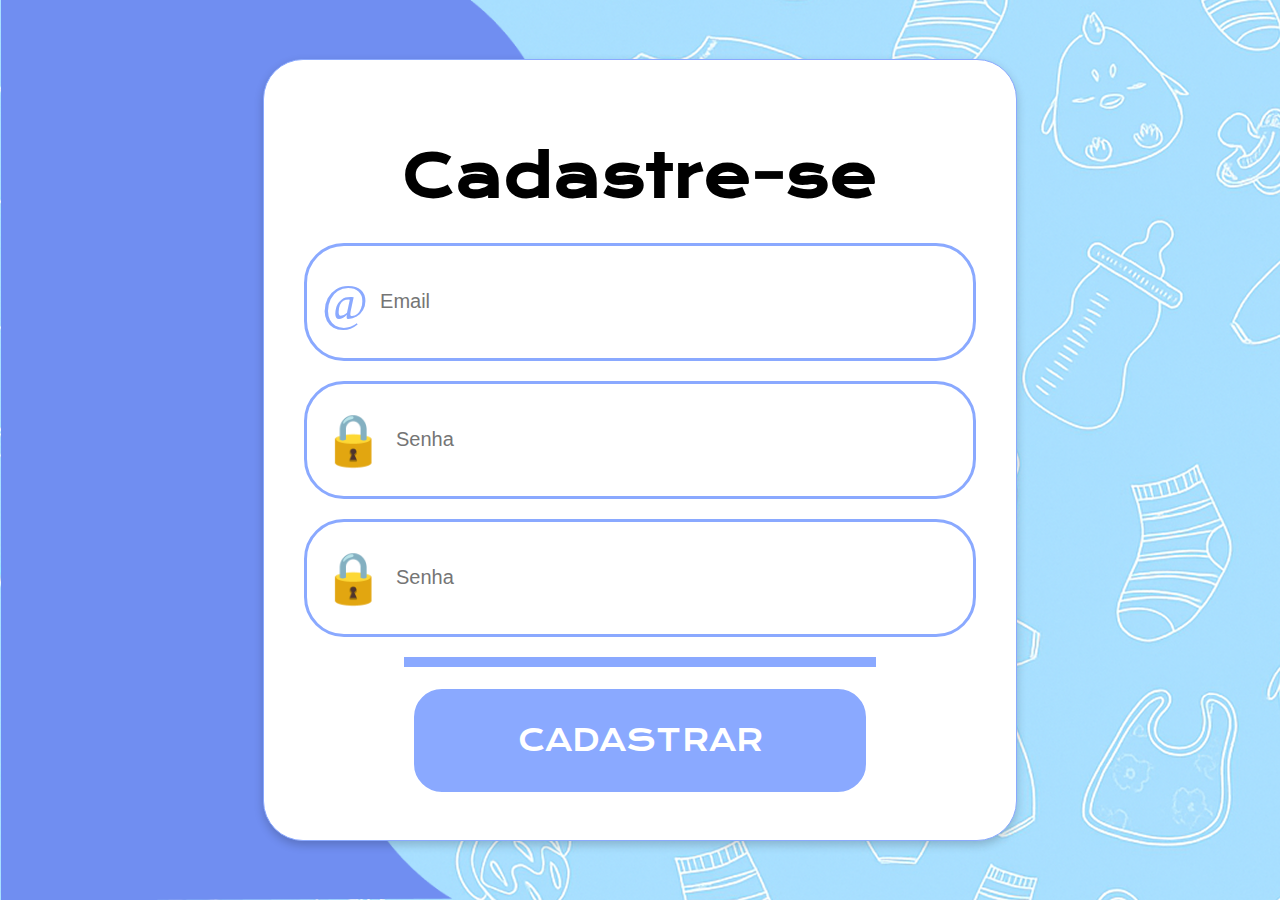
<file: cadastro/cad.html>
<!DOCTYPE html>
<html lang="pt-BR">

<head>
    <meta charset="UTF-8">
    <meta name="viewport" content="width=device-width, initial-scale=1.0">
    <title>Cadastro</title>
    <link rel="stylesheet" href="style1.css">
    <link rel="preconnect" href="https://fonts.googleapis.com">
    <link rel="preconnect" href="https://fonts.gstatic.com" crossorigin>
    <link href="https://fonts.googleapis.com/css2?family=Krona+One&display=swap" rel="stylesheet">
</head>

<body>
    
    <div class="container">
        <div class="login-box">
            <h1>Cadastre-se</h1>
            <form>
                <div class="input-group">
                    <span class="icon">@</span>
                    <input type="email" placeholder="Email" required>
                </div>
                <div class="input-group">
                    <span class="icon">🔒</span>
                    <input type="password" placeholder="Senha" required>
                </div>
                <div class="input-group">
                    <span class="icon">🔒</span>
                    <input type="password" placeholder="Senha" required>
                </div>
                <div class="linha"></div>
                <button type="submit" class="btn">CADASTRAR</button>
            </form>
        </div>
    </div>
    <img class="fundu" src="../img/fundu1.png" alt="">
</body>

</html>
</file>
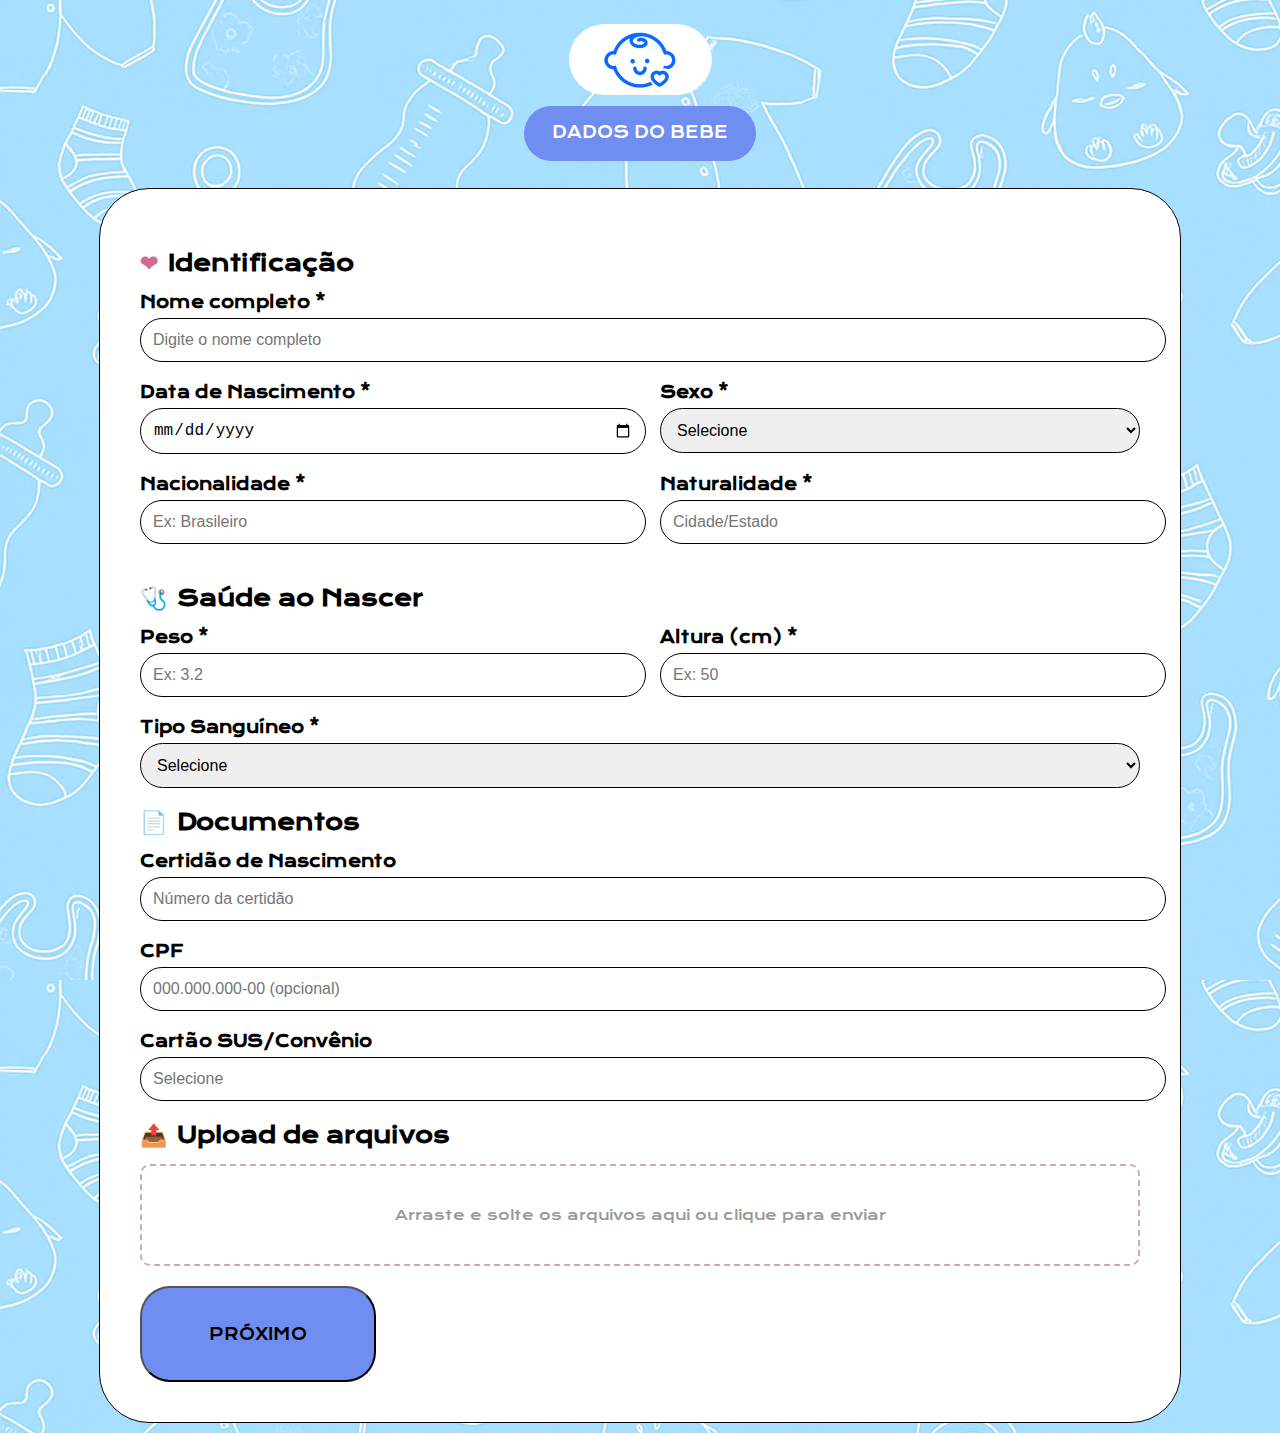
<file: cadastrobebe/cadbebe.html>
<!DOCTYPE html>
<html lang="pt-BR">

<head>
    <meta charset="UTF-8">
    <meta name="viewport" content="width=device-width, initial-scale=1.0">
    <title>Cadastro-bebe</title>
    <link rel="stylesheet" href="style1.css">
    <link rel="preconnect" href="https://fonts.googleapis.com">
    <link rel="preconnect" href="https://fonts.gstatic.com" crossorigin>
    <link href="https://fonts.googleapis.com/css2?family=Krona+One&display=swap" rel="stylesheet">
</head>

<body>
    <div class="logo">
        <img src="../img/logu.png" alt="">
    </div>
    <div class="titulo">
        <p>DADOS DO BEBE</p>
    </div>
    <div class="form-box">
        <!-- Identificação -->
        <div class="section">
          <h2>Identificação</h2>
          <div class="input-group">
            <label>Nome completo *</label>
            <input type="text" placeholder="Digite o nome completo">
          </div>
          <div class="row">
            <div class="input-group">
              <label>Data de Nascimento *</label>
              <input type="date">
            </div>
            <div class="input-group">
              <label>Sexo *</label>
              <select>
                <option>Selecione</option>
                <option>Masculino</option>
                <option>Feminino</option>
                <option>Outro</option>
              </select>
            </div>
          </div>
          <div class="row">
            <div class="input-group">
              <label>Nacionalidade *</label>
              <input type="text" placeholder="Ex: Brasileiro">
            </div>
            <div class="input-group">
              <label>Naturalidade *</label>
              <input type="text" placeholder="Cidade/Estado">
            </div>
          </div>
        </div>
    
        <!-- Saúde ao Nascer -->
        <div class="section">
          <h2>Saúde ao Nascer</h2>
          <div class="row">
            <div class="input-group">
              <label>Peso *</label>
              <input type="text" placeholder="Ex: 3.2">
            </div>
            <div class="input-group">
              <label>Altura (cm) *</label>
              <input type="text" placeholder="Ex: 50">
            </div>
          </div>
          <div class="input-group">
            <label>Tipo Sanguíneo *</label>
            <select>
              <option>Selecione</option>
              <option>A+</option>
              <option>A-</option>
              <option>B+</option>
              <option>B-</option>
              <option>O+</option>
              <option>O-</option>
              <option>AB+</option>
              <option>AB-</option>
            </select>
          </div>
        </div>
    
        <!-- Documentos -->
        <div class="section">
          <h2>Documentos</h2>
          <div class="input-group">
            <label>Certidão de Nascimento</label>
            <input type="text" placeholder="Número da certidão">
          </div>
          <div class="input-group">
            <label>CPF</label>
            <input type="text" placeholder="000.000.000-00 (opcional)">
          </div>
          <div class="input-group">
            <label>Cartão SUS/Convênio</label>
            <input type="text" placeholder="Selecione">
          </div>
        </div>
    
        <!-- Upload -->
        <div class="section">
          <h2>Upload de arquivos</h2>
          <div class="upload-box">
            Arraste e solte os arquivos aqui ou clique para enviar
          </div>
        </div>
    
    
        <!-- Botão -->
        <button class="btn">PRÓXIMO</button>
      </div>
</body>

</html>
</file>
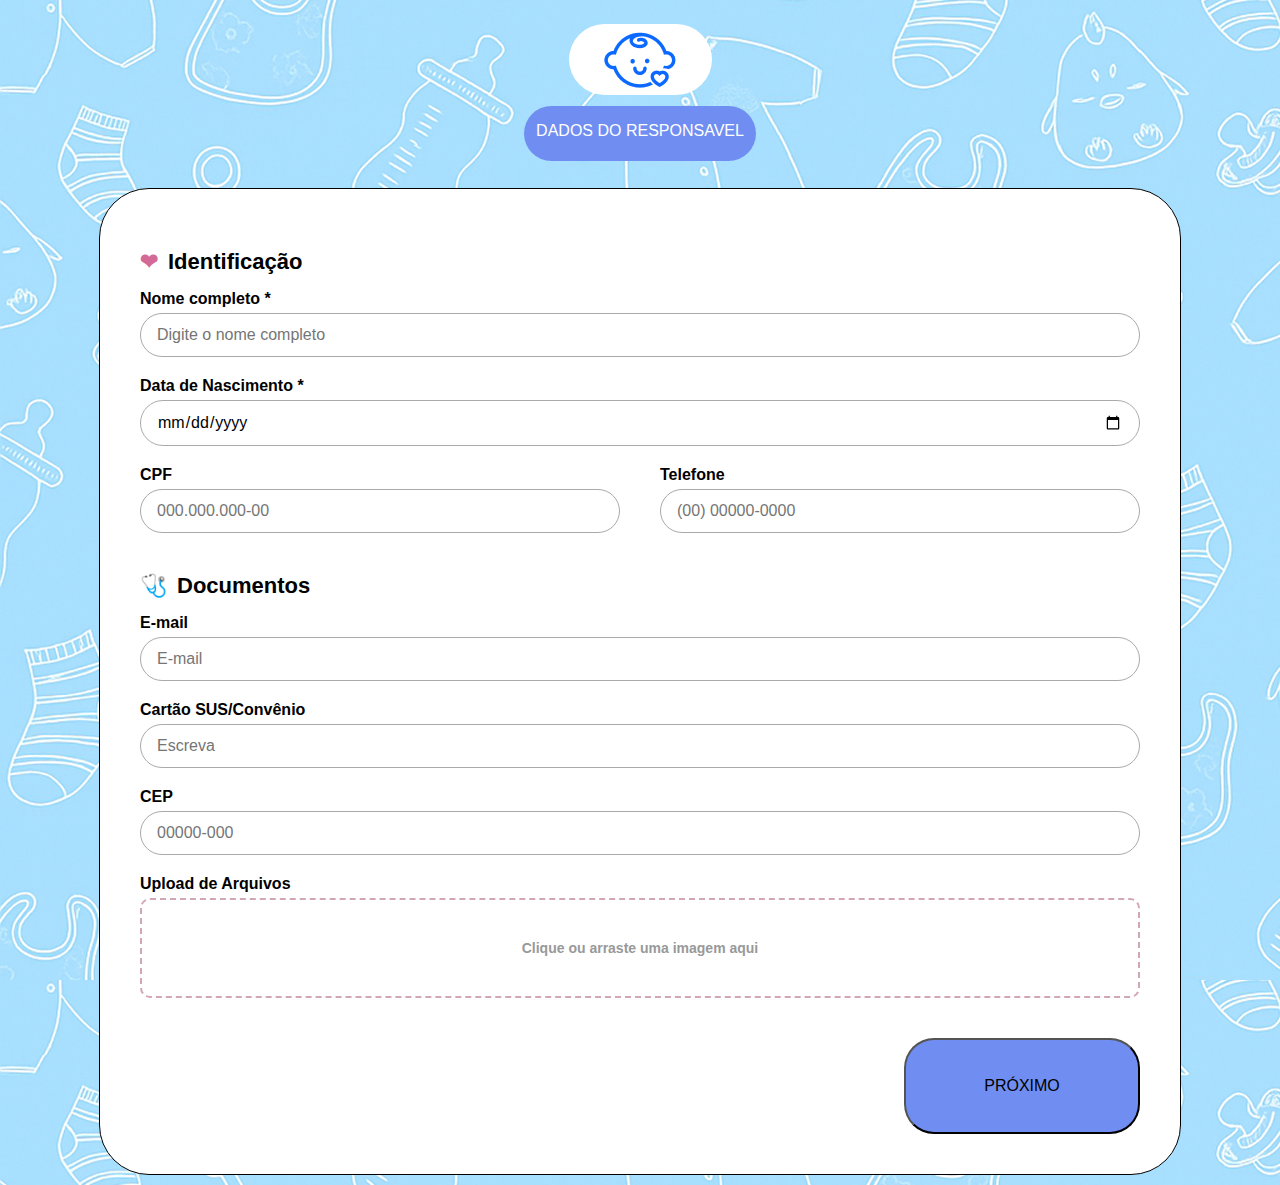
<file: cadastropessoa/cadperso.html>
<!DOCTYPE html>
<html lang="pt-BR">

<head>
  <meta charset="UTF-8">
  <meta name="viewport" content="width=device-width, initial-scale=1.0">
  <title>Cadastro-bebe</title>
  <link rel="stylesheet" href="style1.css">
</head>

<body>
  <div class="logo">
    <img src="../img/logu.png" alt="">
  </div>

  <div class="titulo">
    <p>DADOS DO RESPONSAVEL</p>
  </div>

  <form id="cad" class="form-box">
  <!-- Identificação -->
  <div class="section">
    <h2>Identificação</h2>
    <div class="input-group">
      <label for="nome">Nome completo *</label>
      <input type="text" id="nome" placeholder="Digite o nome completo" required>
    </div>

    <div class="input-group">
      <label for="data_nascimento">Data de Nascimento *</label>
      <input type="date" id="data_nascimento" required>
    </div>

    <div class="row">
      <div class="input-group">
        <label for="cpf">CPF</label>
        <input type="text" id="cpf" placeholder="000.000.000-00" required>
      </div>

      <div class="input-group">
        <label for="telefone">Telefone</label>
        <input type="text" id="telefone" placeholder="(00) 00000-0000" required>
      </div>
    </div>
  </div>

  <!-- Documentos -->
  <div class="section">
    <h2>Documentos</h2>
    <div class="input-group">
      <label for="email">E-mail</label>
      <input type="email" id="email" placeholder="E-mail">
    </div>
    <div class="input-group">
      <label for="cartao_medico">Cartão SUS/Convênio</label>
      <input type="text" id="cartao_medico" placeholder="Escreva" required>
    </div>
    <div class="input-group">
      <label for="cep">CEP</label>
      <input type="text" id="cep" placeholder="00000-000" required>
    </div>
  </div>

  <!-- Upload -->
  <div class="input-group">
    <label for="arquivo">Upload de Arquivos</label>
    <label for="arquivo" class="upload-box">
      Clique ou arraste uma imagem aqui
    </label>
    <input type="file" id="arquivo" accept="image/*" hidden required>
  </div>

  <!-- Botão -->
  <div class="btn-container">
    <button type="submit" class="btn">PRÓXIMO</button>
  </div>
</form>


  <script src="./cadperso.js"></script>
</body>

</html>
</file>
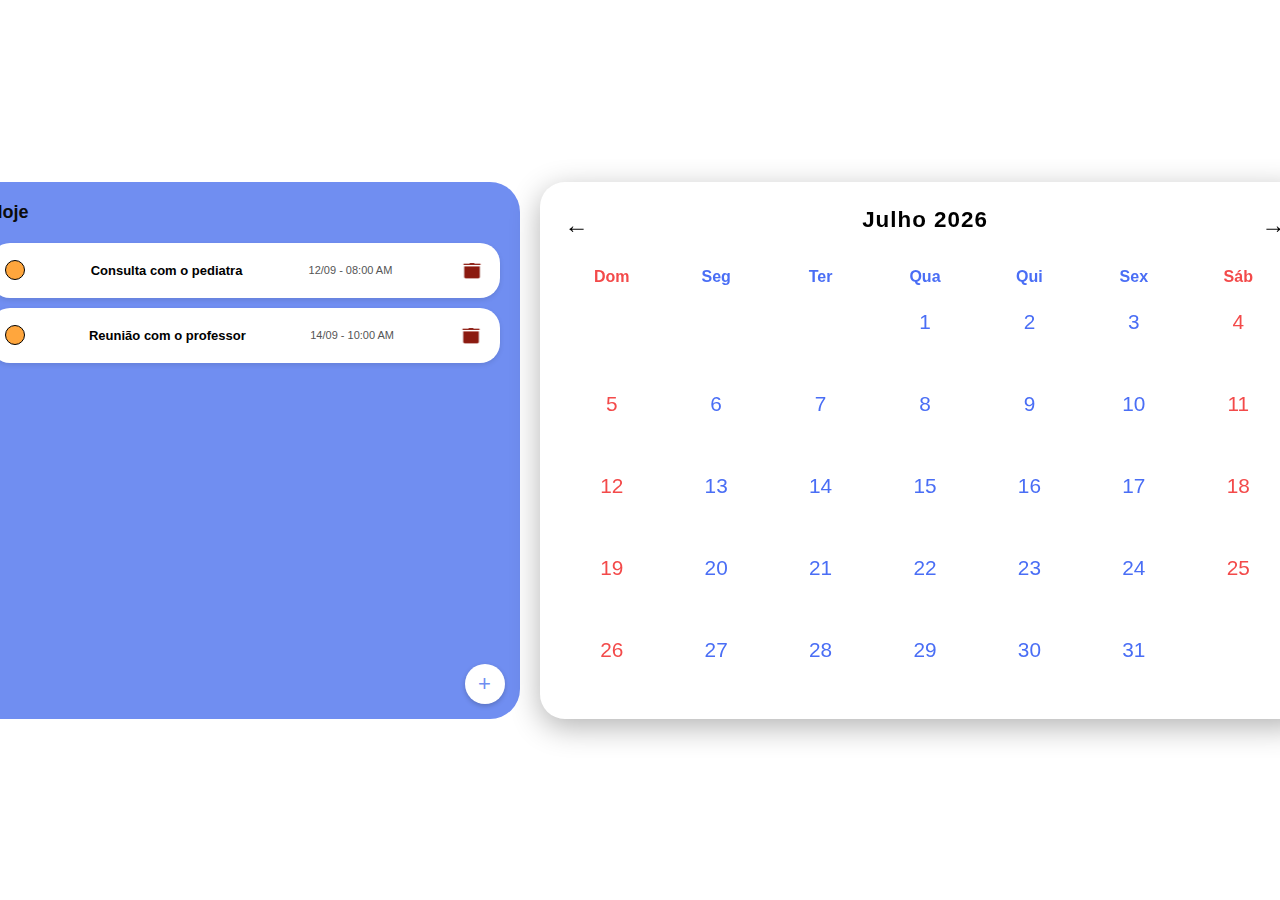
<file: calendario/calendario.html>
<!DOCTYPE html>
<html lang="pt-BR">
<head>
  <meta charset="UTF-8" />
  <meta name="viewport" content="width=device-width, initial-scale=1.0" />
  <title>Calendário Moderno</title>
  <link rel="stylesheet" href="style.css" />
</head>
<body>
  <main>
    <div class="card-azul">
      <h2>Hoje</h2>

      <div class="card-branco">
        <div class="circulo"></div>
        <h3>Consulta com o pediatra</h3>
        <p>12/09 - 08:00 AM</p>
        <div class="lixo">
          <img src="../img/image.png" alt="">
        </div>
      </div>

      <div class="card-branco">
        <div class="circulo"></div>
        <h3>Reunião com o professor</h3>
        <p>14/09 - 10:00 AM</p>
        <div class="lixo">
          <img src="../img/image.png" alt="">
        </div>
      </div>

      <button class="botao-mais">+</button>
    </div>

    <!-- MODAL PRINCIPAL -->
    <div class="modal" id="modal">
      <div class="modal-content">
        <h2>Data e Horário</h2>
        <div class="data-hora">
          <div class="grupo">
            <select><option>DIA</option></select>
            <select><option>MÊS</option></select>
            <select><option>ANO</option></select>
          </div>
          <input type="time" class="hora-input" placeholder="12:00">
        </div>

        <h2>Cor</h2>
        <div class="cores" id="cores-container">
          <div class="cor laranja"></div>
          <div class="cor ciano"></div>
          <div class="cor roxo"></div>
          <div class="cor vermelho"></div>
          <div class="cor verde"></div>
          <div class="cor mais" id="adicionar-cor">+</div>
        </div>

        <h2>Título</h2>
        <input type="text" placeholder="Escreva o título" />

        <h2>Nota</h2>
        <textarea placeholder="Descreva o evento"></textarea>

        <div class="rodape">
          <div class="alarme">
            <label>Alarme</label>
            <input type="checkbox" id="toggle" checked />
          </div>
          <button id="salvar">Salvar</button>
        </div>
      </div>
    </div>

    <!-- MODAL DE COR -->
    <div class="color-modal" id="colorModal">
      <div class="color-modal-content">
        <h3>Escolha uma cor</h3>
        <input type="color" id="colorPickerInput" value="#708EF1">
        <div class="color-buttons">
          <button id="confirmColor">Confirmar</button>
          <button id="cancelColor">Cancelar</button>
        </div>
      </div>
    </div>

    <!-- CALENDÁRIO -->
    <div class="calendar">
      <div class="header">
        <button id="prev" class="nav-btn">←</button>
        <h2 id="month-year">Outubro 2025</h2>
        <button id="next" class="nav-btn">→</button>
      </div>

      <div class="weekdays" id="weekdays">
        <div class="weekend">Dom</div>
        <div class="weekday">Seg</div>
        <div class="weekday">Ter</div>
        <div class="weekday">Qua</div>
        <div class="weekday">Qui</div>
        <div class="weekday">Sex</div>
        <div class="weekend">Sáb</div>
      </div>

      <div class="days" id="days"></div>
    </div>
  </main>

  <script src="script.js"></script>
</body>
</html>
</file>
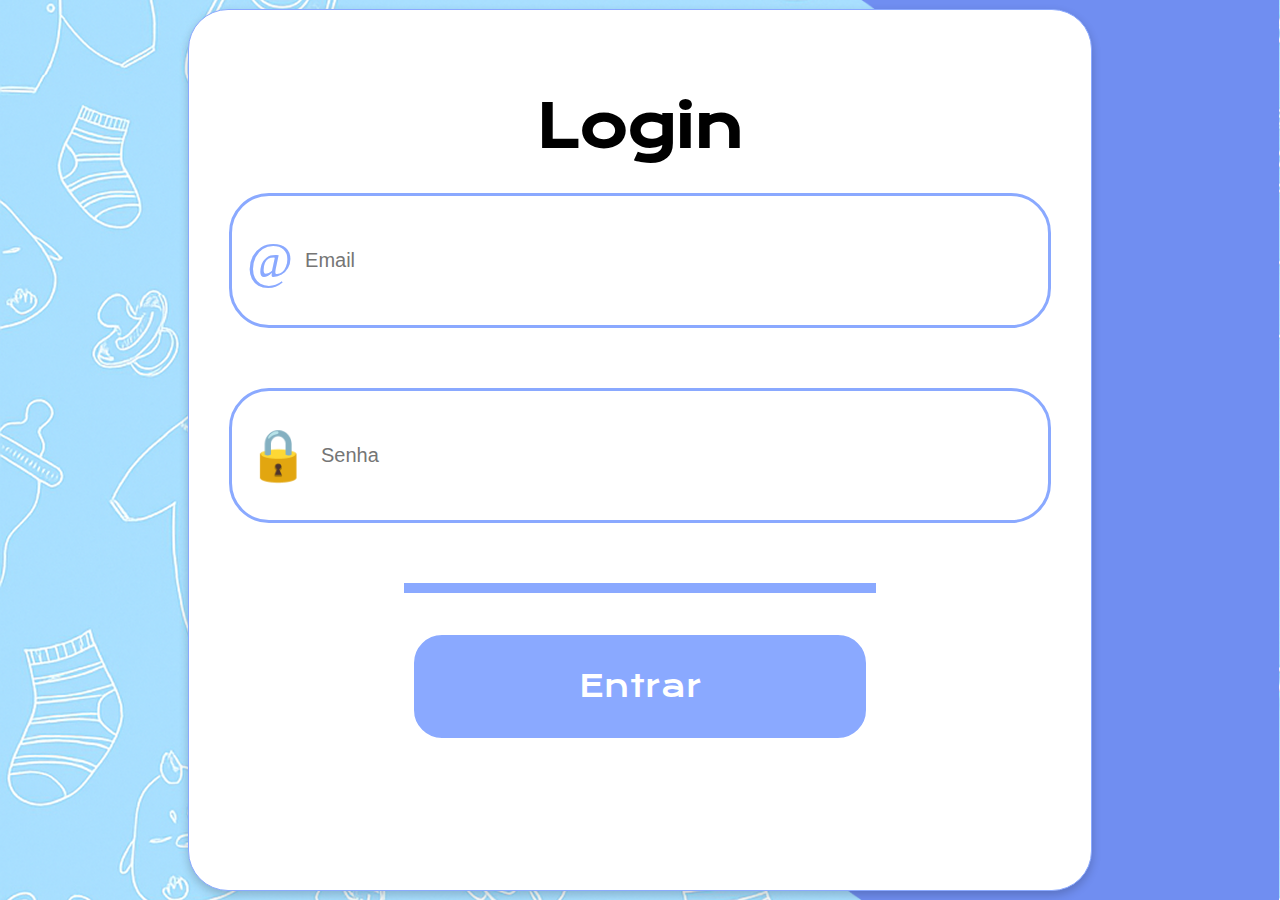
<file: login/login.html>
<!DOCTYPE html>
<html lang="pt-BR">

<head>
    <meta charset="UTF-8">
    <meta name="viewport" content="width=device-width, initial-scale=1.0">
    <title>Login</title>
    <link rel="stylesheet" href="style1.css">
    <link rel="preconnect" href="https://fonts.googleapis.com">
    <link rel="preconnect" href="https://fonts.gstatic.com" crossorigin>
    <link href="https://fonts.googleapis.com/css2?family=Krona+One&display=swap" rel="stylesheet">
</head>

<body>
    
    <div class="container">
        <div class="login-box">
            <h1>Login</h1>
            <form id="form">
                <div class="input-group">
                    <span class="icon">@</span>
                    <input type="email" id="email" placeholder="Email" required>
                </div>
                <div class="input-group">
                    <span class="icon">🔒</span>
                    <input type="password" id="senha" placeholder="Senha" required>
            
                </div>
                
                <div class="linha"></div>
                <button type="submit" onclick="" class="btn">Entrar</button>
            </form>
        </div>
    </div>
    <img class="fundu" src="../img/fundu.png" alt="">
    <script src="./log.js"></script>
</body>

</html>
</file>
<file: cadastro/style1.css>
body {
    margin: 0;
    padding: 0;
    background-image: url(../img/fund.png   );
    height: 100vh;
    display: flex;
    justify-content: center;
    align-items: center;
  }
  
  
  .login-box {
    background: #fff;
    border: 1px solid #8AA9FF;
    border-radius: 40px;
    padding: 40px;
    width: 672px;
    height: 700px;
    box-shadow: 0 4px 10px rgba(0,0,0,0.2);
    text-align: center;
    gap: 10px; 
  }
  
  .login-box h1 {
    margin-bottom: 30px;
    font-size: 58px;
    font-family: 'Krona One', sans-serif;;
    color: #000;
  }
  
  .input-group {
    display: flex;
    align-items: center;
    margin-bottom: 20px;
    border: 3px solid #8AA9FF;
    border-radius: 40px;
    padding: 10px 15px;
    margin-top: 20px;
    
  }
  
  .input-group .icon {
    margin-right: 10px;
    font-size: 50px;
    color: #8AA9FF;
  }
  
  .input-group input {
    border: none;
    outline: none;
    flex: 1;
    font-size: 20px;
    width: 770px;
    height: 90px;
    
  }
  .linha{
    background: #8AA9FF;
    width: 472px;
    height: 10px;
    margin: 0 auto;
  
  }
  
  .btn {
    background: #8AA9FF;
    border: 2px solid white;
    color: #fff;
    font-size: 30px;
    font-family: 'Krona One', sans-serif;;
    padding: 12px;
    border-radius: 30px;
    width: 456px;
    height: 107px;
    cursor: pointer;
    box-shadow: #000;
    margin-top: 20px;
  }
  .fundu   {
    position: absolute;
    left: 1px;
    height: 100%;
    z-index: -9999;
}
</file>
<file: cadastrobebe/style1.css>
body {
    margin: 0;
    padding: 0;
    background-image: url(../img/fund.png   );
    height: auto;
    display: flex;
    justify-content: center;
    align-items: center;
    font-family: 'Krona One', sans-serif;;
    flex-direction: column;
  }
  
  
  .form-box {
    background: #fff;
    border-radius: 50px;
    padding: 40px;
    width: 1000px;
    border: 1px solid black;
    margin-bottom: 10px;
  }

  h2 {
    font-family: 'Krona One', sans-serif;
    font-size: 22px;
    margin: 20px 0 15px;
    display: flex;
    align-items: center;
    gap: 10px;
    color: #000;
  }

  h2::before {
    content: "❤";
    font-size: 22px;
    color: #d36a96;
  }

  .section:nth-of-type(2) h2::before { content: "🩺"; }
  .section:nth-of-type(3) h2::before { content: "📄"; }
  .section:nth-of-type(4) h2::before { content: "📤"; }
  .section:nth-of-type(5) h2::before { content: "📝"; }

  .input-group {
    margin-bottom: 20px;
  }

  label {
    font-weight: bold;
    display: block;
    margin-bottom: 5px;
  }

  input, select, textarea {
    width: 100%;
    padding: 12px;
    border: 1px solid rgb(0, 0, 0);
    border-radius:30px;
    font-size: 16px;
    margin-right: 20px;
  }

  textarea {
    min-height: 100px;
    resize: vertical;
  }

  .row {
    display: flex;
    gap: 40px;
  }

  .row .input-group {
    flex: 1;
  }

  .upload-box {
    border: 2px dashed #d3a6b5;
    border-radius: 10px;
    padding: 40px;
    text-align: center;
    color: #999;
    font-size: 14px;
    cursor: pointer;
  }

  .btn {
    margin-top: 20px;
    width: 236px;
    padding: 15px;
    font-size: 16px;
    background: #708EF1;
    color: #000;
    border: 1 solid black;
    border-radius: 30px;
    font-family: 'Krona One', sans-serif;
    cursor: pointer;
    height: 96px;
    margin-left: auto;
  }
  .select-box {
    position: relative;
    display: inline-block;
    width: 100%;
  }
  
  .btn:hover {
    background: #357ABD;
  }
  .logo{
      background-color: #fff;
      width: 143px;
      height: 71px;
    border-radius: 50px;
    display: flex;
    align-items: center;
    justify-content: center; 
    margin-top: 24px;
    margin-bottom: 11px;   

  }
  .logo img {
      size: auto;
  }
.titulo{
    background-color: #708EF1;
    color: white;
    border-radius: 30px;
    width: 232px;
    height: 55px;
    font-size: 16px;
    text-align: center;
    margin-bottom: 27px;
}
</file>
<file: cadastropessoa/style1.css>
body {
    margin: 0;
    padding: 0;
    background-image: url(../img/fund.png   );
    height: auto;
    display: flex;
    justify-content: center;
    align-items: center;
    font-family: 'Krona One', sans-serif;;
    flex-direction: column;
  }
  
  
  .form-box {
    background: #fff;
    border-radius: 50px;
    padding: 40px;
    width: 1000px;
    border: 1px solid black;
    margin-bottom: 10px;
  }

  h2 {
    font-family: 'Krona One', sans-serif;
    font-size: 22px;
    margin: 20px 0 15px;
    display: flex;
    align-items: center;
    gap: 10px;
    color: #000;
  }

  h2::before {
    content: "❤";
    font-size: 22px;
    color: #d36a96;
  }

  .section:nth-of-type(2) h2::before { content: "🩺"; }
  .section:nth-of-type(3) h2::before { content: "📄"; }
  .section:nth-of-type(4) h2::before { content: "📤"; }
  .section:nth-of-type(5) h2::before { content: "📝"; }

  .input-group {
    margin-bottom: 20px;
  }

  label {
    font-weight: bold;
    display: block;
    margin-bottom: 5px;
  }

  input, select, textarea {
    width: 100%;
    padding: 12px 16px;
    border: 1px solid #aaa;
    border-radius: 30px;
    font-size: 16px;
    font-family: 'Krona One', sans-serif;
    box-sizing: border-box;
    transition: border 0.3s;
  }

  textarea {
    min-height: 100px;
    resize: vertical;
  }

  .row {
    display: flex;
    gap: 40px;
  }

  .row .input-group {
    flex: 1;
  }

  .upload-box {
    border: 2px dashed #d3a6b5;
    border-radius: 10px;
    padding: 40px;
    text-align: center;
    color: #999;
    font-size: 14px;
    cursor: pointer;
  }

  .btn {
    margin-top: 20px;
    width: 236px;
    padding: 15px;
    font-size: 16px;
    background: #708EF1;
    color: #000;
    border: 1 solid black;
    border-radius: 30px;
    font-family: 'Krona One', sans-serif;
    cursor: pointer;
    height: 96px;
    margin-left: auto;
  }
  .select-box {
    position: relative;
    display: inline-block;
    width: 100%;
  }
  
  .btn:hover {
    background: #357ABD;
  }
  .logo{
      background-color: #fff;
      width: 143px;
      height: 71px;
    border-radius: 50px;
    display: flex;
    align-items: center;
    justify-content: center; 
    margin-top: 24px;
    margin-bottom: 11px;   

  }
  .logo img {
      size: auto;
  }
.titulo{
    background-color: #708EF1;
    color: white;
    border-radius: 30px;
    width: 232px;
    height: 55px;
    font-size: 16px;
    text-align: center;
    margin-bottom: 27px;
}
.btn-container {
  display: flex;
  justify-content: flex-end; /* joga o botão pra direita */
}

.checkbox-item {
    display: flex;
    align-items: center;
    gap: 10px;
    font-family: 'Krona One', sans-serif;
    margin-top: 20px;
    cursor: pointer;
    font-size: 14px;
    color: #000;
  }
  
  .checkbox-item input[type="checkbox"] {
    appearance: none;
    width: 20px;
    height: 20px;
    border: 2px solid #708EF1;
    border-radius: 6px;
    display: inline-block;
    position: relative;
    cursor: pointer;
    transition: 0.2s;
  }
  
  .checkbox-item input[type="checkbox"]:checked {
    background-color: #708EF1;
    border-color: #708EF1;
  }
  
  .checkbox-item input[type="checkbox"]:checked::after {
    content: "✔";
    font-size: 14px;
    color: white;
    position: absolute;
    top: 50%;
    left: 50%;
    transform: translate(-50%, -50%);
  }
</file>
<file: calendario/style.css>
* {
    box-sizing: border-box;
    margin: 0;
    padding: 0;
  }
  
  body {
    font-family: "Poppins", sans-serif;
    background-color: #fff;
    display: flex;
    justify-content: center;
    align-items: center;
    height: 100vh;
  }
  main{
    display: flex;
    flex-direction: row;
    
  }
  
  .calendar {
    width: 771px;
    height: 537px;
    background: rgba(255, 255, 255, 0.15);
    backdrop-filter: blur(12px);
    border-radius: 25px;
    box-shadow: 0 8px 30px rgba(0, 0, 0, 0.3);
    padding: 25px;
    overflow: hidden;
    transition: all 0.3s ease;
    animation: fadeIn 0.5s ease-in;
    margin-left: 20px;
  }
  
  .header {
    display: flex;
    justify-content: space-between;
    align-items: center;
    margin-bottom: 25px; /* espaçamento entre o mês e os dias */
  }
  
  .header h2 {
    font-size: 1.4rem;
    color: black;
    letter-spacing: 1px;
    margin-bottom: 10px;
  }
  
  .nav-btn {
    background: transparent;
    color: black;
    border: none;
    font-size: 1.5rem;
    cursor: pointer;
    transition: transform 0.3s ease;
  }
  
  .nav-btn:hover {
    transform: scale(1.3) rotate(10deg);
  }
  
  .weekdays, .days {
    display: grid;
    grid-template-columns: repeat(7, 1fr);
    text-align: center;
    gap: 10px;
  }
  
  .weekdays div {
    font-weight: bold;
    font-size: 1rem;
  }
  
  .weekday {
    color: #4a6ef5; /* Azul para dias úteis */
  }
  
  .weekend {
    color: #f34a4a; /* Vermelho para finais de semana */
  }
  
  .days div {
    padding: 20px;
    border-radius: 12px;
    margin: 4px;
    cursor: pointer;
    font-size: 1.3rem;
    transition: all 0.3s ease;
    background: transparent;
  }
  
  /* Hover respeitando a cor original */
  .days div:hover {
    transform: scale(1.1);
    filter: brightness(1.2);
  }
  
  /* Dia atual */
  .days .today {
    background: rgba(255,255,255,0.1);
    border: 2px solid #fff;
    border-radius: 8px;
    font-weight: bold;
    box-shadow: 0 0 10px rgba(255,255,255,0.7);
  }
  
  /* Animação ao mudar mês */
  .fade {
    opacity: 0;
    transform: translateY(15px);
    transition: all 0.3s ease;
  }
  .card-azul {
    background-color: #708EF1;
    border-radius: 30px;
    padding: 20px;
    width: 550px;
    color: #0c0c0c;
    position: relative;
    display: flex;
    flex-direction: column;
    gap: 10px;
    overflow-y: auto;
    max-height: 800px;
  }
  
  .card-azul h2 {
    color: #0c0c0c;
    font-size: 18px;
    margin-bottom: 10px;
  }
  
  .card-branco {
    background-color: #fff;
    border-radius: 20px;
    padding: 10px 15px;
    display: flex;
    align-items: center;
    justify-content: space-between;
    gap: 10px;
    box-shadow: 0 2px 5px rgba(0,0,0,0.1);
  }
  
  .circulo {
    width: 20px;
    height: 20px;
    border-radius: 50%;
    background-color: #FFA63D;
    border: solid 1px #000;
  }
  
  .laranja {
    background-color: #FFA63D;
  }
  
  .azul {
    background-color: #33D8FF;
  }
  
  .roxo {
    background-color: #B83FFF;
  }
  
  .conteudo {
    flex: 1;
  }
  
  .card-branco h3 {
    font-size: 13px;
    color: #000;
  }
  
  .card-branco p {
    font-size: 11px;
    color: #555;
  }
  
  .lixo img {
    margin-top: 5px;
    width: 26px;
    height: 26px;
    cursor: pointer;
  }
  
  .botao-mais {
    position: absolute;
    bottom: 15px;
    right: 15px;
    background-color: #fff;
    color: #708EF1;
    border: none;
    border-radius: 50%;
    font-size: 22px;
    width: 40px;
    height: 40px;
    cursor: pointer;
    box-shadow: 0 2px 5px rgba(0,0,0,0.2);
    transition: transform 0.2s ease;
  }
  
  .botao-mais:hover {
    transform: scale(1.1);
  }
  
/* --- MODAL --- */
.modal {
  position: fixed;
  top: 0;
  left: 0;
  width: 100%;
  height: 100%;
  background: rgba(0,0,0,0.4);
  display: none;
  justify-content: center;
  align-items: center;
  z-index: 1000;
}

.modal-content {
  background-color: #708EF1;
  border-radius: 20px;
  padding: 25px;
  width: 400px;
  display: flex;
  flex-direction: column;
  gap: 15px;
  color: #0c0c0c;
  box-shadow: 0 4px 15px rgba(0,0,0,0.3);
}

.modal-content h2 {
  font-size: 16px;
  color: #0c0c0c;
}

.data-hora {
  display: flex;
  justify-content: space-between;
  align-items: center;
}

.data-hora .grupo {
  display: flex;
  gap: 8px;
}

.data-hora select {
  background-color: #fff;
  border: none;
  border-radius: 8px;
  padding: 5px 10px;
  font-size: 13px;
  cursor: pointer;
}

.hora-input {
  background-color: #fff;
  border: none;
  border-radius: 8px;
  padding: 5px 10px;
  font-size: 14px;
  color: #0c0c0c;
  cursor: text;
  width: 90px;
  text-align: center;
}

.hora-input::-webkit-calendar-picker-indicator {
  cursor: pointer;
  filter: invert(0.5);
}

.cores {
  display: flex;
  gap: 8px;
}

.cor {
  width: 20px;
  height: 20px;
  border-radius: 50%;
  cursor: pointer;
  border: 2px solid transparent;
  transition: transform 0.2s ease;
}

.cor:hover {
  transform: scale(1.1);
  border-color: #fff;
}

.laranja { background: #FFA63D; }
.ciano { background: #33D8FF; }
.roxo { background: #B83FFF; }
.vermelho { background: #FF4747; }
.verde { background: #32E05E; }
.mais {
  background: #fff;
  color: #708EF1;
  display: flex;
  justify-content: center;
  align-items: center;
  font-weight: bold;
  font-size: 16px;
}
input[type="text"],
textarea {
  width: 100%;
  border: none;
  border-radius: 8px;
  padding: 8px;
  font-size: 13px;
  outline: none;
}

textarea {
  resize: none;
  height: 60px;
}

.rodape {
  display: flex;
  justify-content: space-between;
  align-items: center;
}

.alarme {
  display: flex;
  align-items: center;
  gap: 6px;
}

#toggle {
  width: 35px;
  height: 20px;
  appearance: none;
  background: #ccc;
  border-radius: 20px;
  position: relative;
  cursor: pointer;
  transition: background 0.3s;
}

#toggle:checked {
  background: #5EE35E;
}

#toggle::before {
  content: '';
  position: absolute;
  width: 16px;
  height: 16px;
  background: #fff;
  border-radius: 50%;
  top: 2px;
  left: 2px;
  transition: 0.3s;
}

#toggle:checked::before {
  left: 17px;
}

#salvar {
  background: #fff;
  color: #708EF1;
  border: none;
  border-radius: 8px;
  padding: 6px 15px;
  font-weight: bold;
  cursor: pointer;
  transition: transform 0.2s ease;
}

#salvar:hover {
  transform: scale(1.05);
}

/* Mini modal de cor */
.color-modal {
  position: fixed;
  top: 0;
  left: 0;
  width: 100%;
  height: 100%;
  background: rgba(0,0,0,0.4);
  display: none;
  justify-content: center;
  align-items: center;
  z-index: 2000;
}

.color-modal-content {
  background: #fff;
  border-radius: 15px;
  padding: 20px;
  width: 250px;
  display: flex;
  flex-direction: column;
  align-items: center;
  gap: 15px;
  box-shadow: 0 4px 10px rgba(0,0,0,0.3);
}

.color-modal-content h3 {
  color: #0c0c0c;
  font-size: 16px;
}

#colorPickerInput {
  width: 100%;
  height: 40px;
  border: none;
  border-radius: 8px;
  cursor: pointer;
}

.color-buttons {
  display: flex;
  gap: 10px;
}

.color-buttons button {
  flex: 1;
  border: none;
  border-radius: 8px;
  padding: 6px 10px;
  cursor: pointer;
  font-weight: bold;
  transition: transform 0.2s ease;
}

#confirmColor {
  background: #708EF1;
  color: #fff;
}

#cancelColor {
  background: #eee;
  color: #333;
}

.color-buttons button:hover {
  transform: scale(1.05);
}


  @keyframes fadeIn {
    from {
      opacity: 0;
      transform: scale(0.9);
    }
    to {
      opacity: 1;
      transform: scale(1);
    }
  }
  
  /* Responsivo */
  @media (max-width: 800px) {
    .days div {
      padding: 20px;
      font-size: 1.1rem;
    }
  }
  
  @media (max-width: 400px) {
    .calendar {
      width: 90%;
      padding: 20px;
    }
    .days div {
      padding: 15px;
      font-size: 1rem;
    }
  }
</file>
<file: login/style1.css>
body {
    margin: 0;
    padding: 0;
    background-image: url(../img/fund.png   );
    height: 100vh;
    display: flex;
    justify-content: center;
    align-items: center;
  }
  
  
  .login-box {
    background: #fff;
    border: 1px solid #8AA9FF;
    border-radius: 40px;
    padding: 40px;
    width: 822px;
    height: 800px;
    box-shadow: 0 4px 10px rgba(0,0,0,0.2);
    text-align: center;
    gap: 10px; 
  }
  
  .login-box h1 {
    margin-bottom: 30px;
    font-size: 58px;
    font-family: 'Krona One', sans-serif;;
    color: #000;
  }
  
  .input-group {
    display: flex;
    align-items: center;
    margin-bottom: 60px;
    border: 3px solid #8AA9FF;
    border-radius: 40px;
    padding: 10px 15px;
    margin-top: 20px;
    
  }
  
  .input-group .icon {
    margin-right: 10px;
    font-size: 50px;
    color: #8AA9FF;
  }
  
  .input-group input {
    border: none;
    outline: none;
    flex: 1;
    font-size: 20px;
    width: 770px;
    height: 107px;
    
  }
  .linha{
    background: #8AA9FF;
    width: 472px;
    height: 10px;
    margin: 0 auto;
  
  }
  
  .btn {
    background: #8AA9FF;
    border: 2px solid white;
    color: #fff;
    font-size: 30px;
    font-family: 'Krona One', sans-serif;;
    padding: 12px;
    border-radius: 30px;
    width: 456px;
    height: 107px;
    cursor: pointer;

    margin-top: 40px;
  }
  .fundu{
    position: absolute;
    right: 1px;
    height: 100%;
    z-index: -9999;
}
</file>
